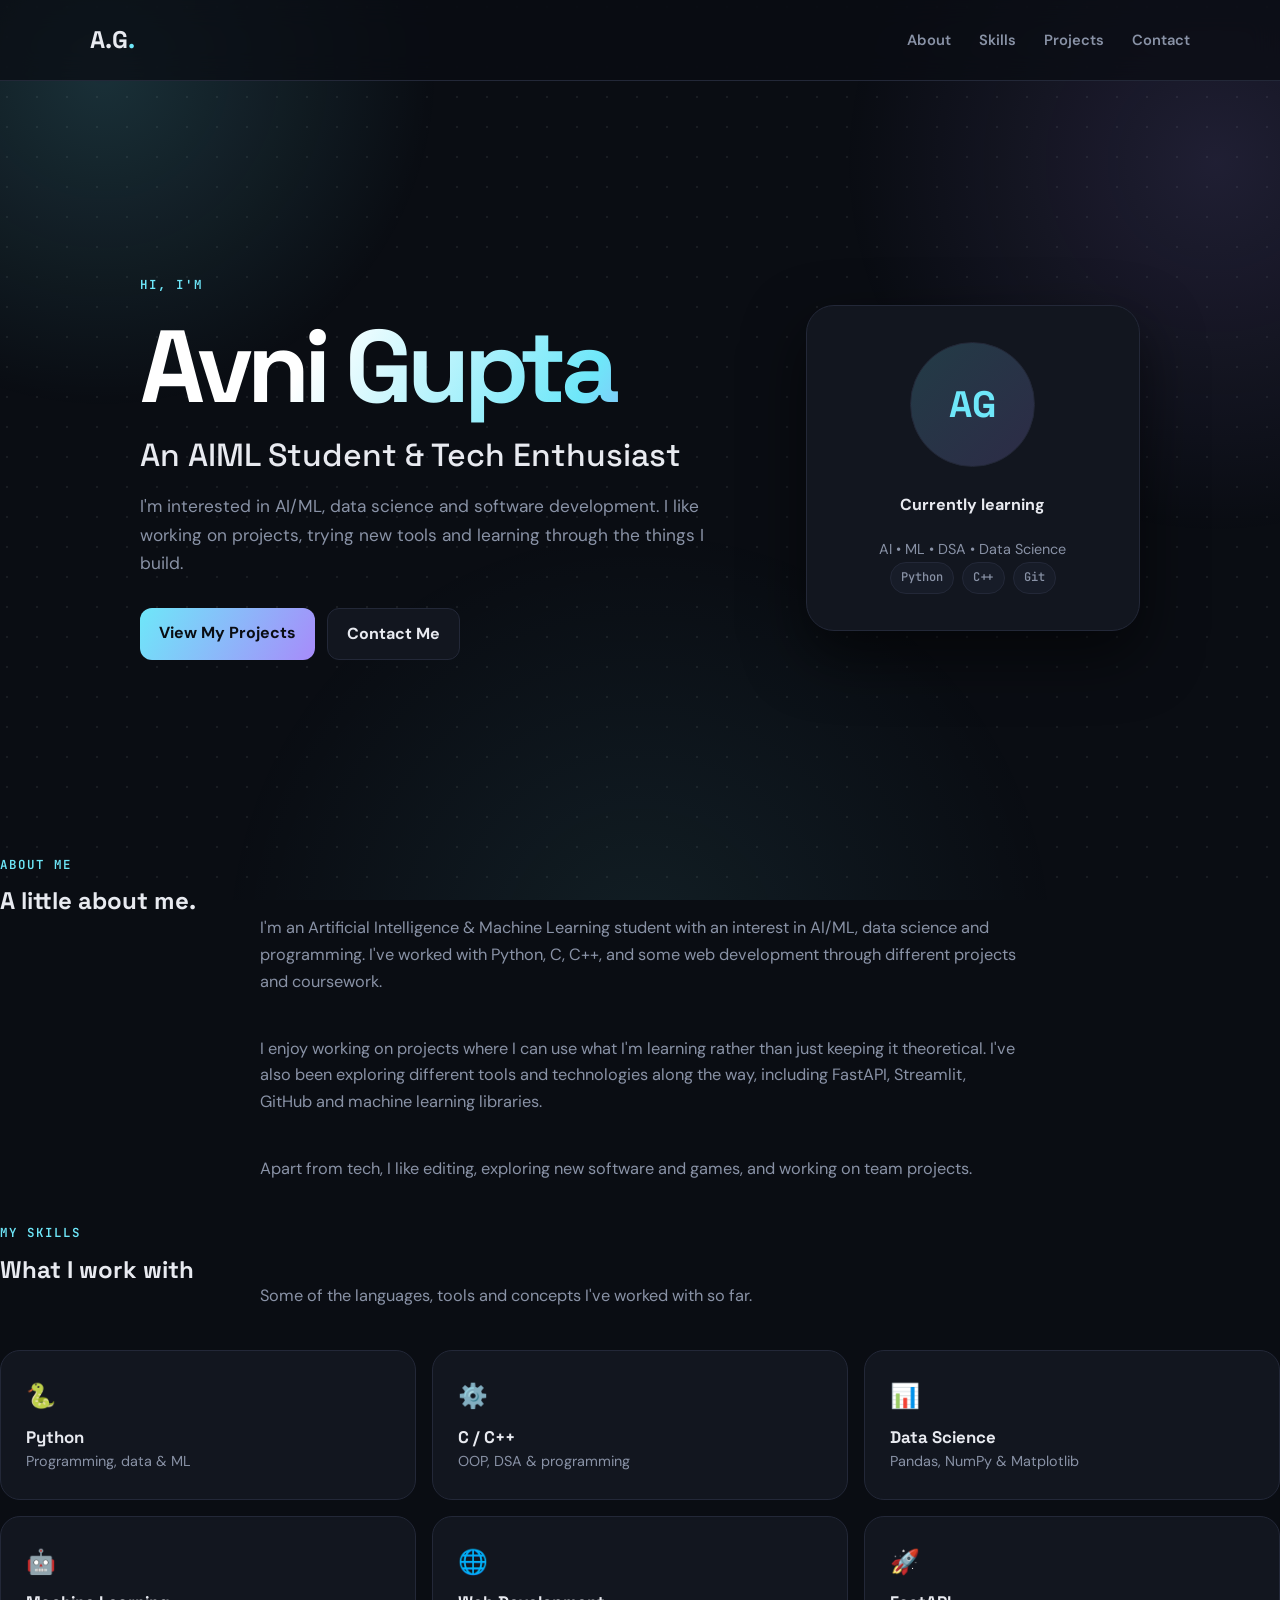
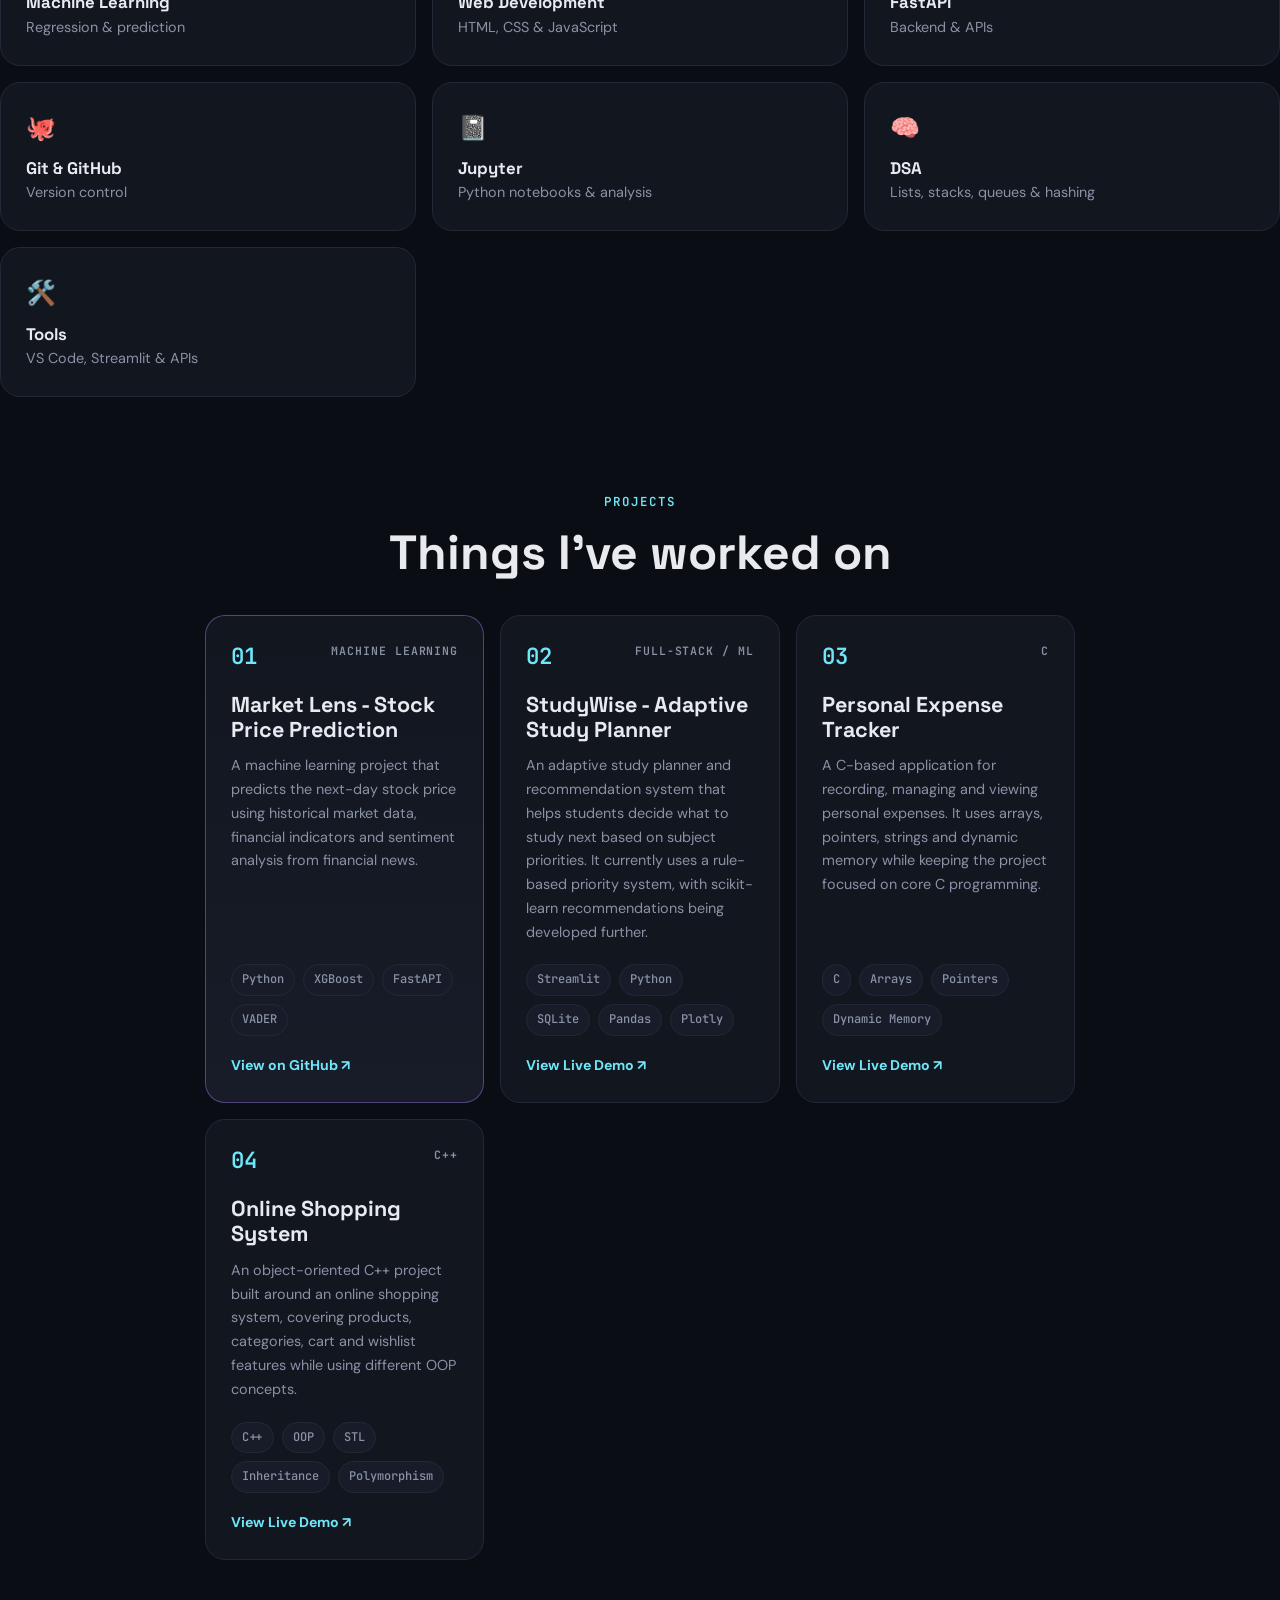
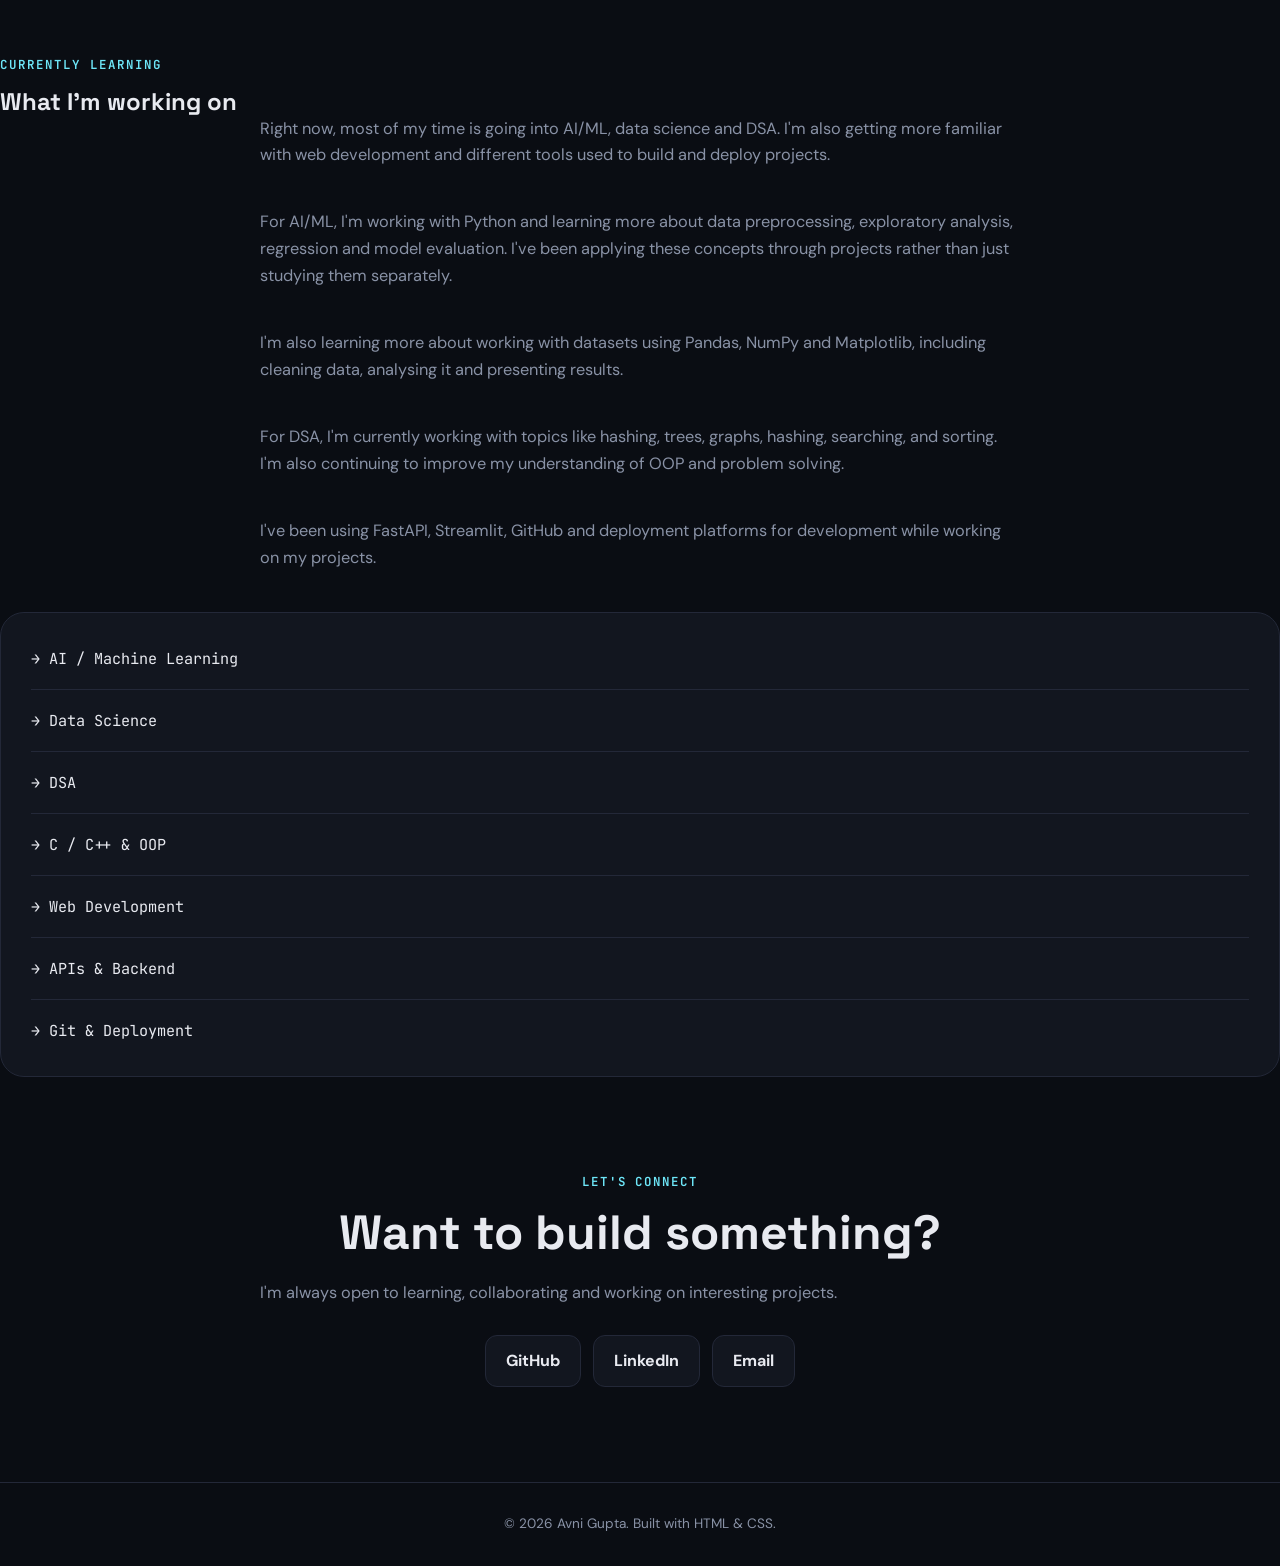
<file: index.html>
<!DOCTYPE html>
<html lang="en">
<head>
<meta charset="UTF-8">
<meta name="viewport" content="width=device-width, initial-scale=1.0">
<title>Avni Gupta — Portfolio</title>
<link rel="stylesheet" href="style.css">
</head>
<body>

  <header class="navbar">
    <div class="logo">A.G<span>.</span></div>
    <nav>
      <a href="#about">About</a>
      <a href="#skills">Skills</a>
      <a href="#projects">Projects</a>
      <a href="#contact">Contact</a>
    </nav>
  </header>

  <section class="hero">
    <div>
      <p class="eyebrow">Hi, I'm</p>
      <h1>Avni Gupta</h1>
      <h2>An AIML Student &amp; Tech Enthusiast</h2>
      <p class="intro">I'm interested in AI/ML, data science and software development. I like
  working on projects, trying new tools and learning through the things I build.</p>
      <div class="buttons">
        <a href="#projects" class="btn primary">View My Projects</a>
        <a href="#contact" class="btn secondary">Contact Me</a>
      </div>
    </div>
    <div class="hero-card">
      <div class="avatar">AG</div>
      <strong>Currently learning</strong>
      <p>AI • ML • DSA • Data Science </p>
      <div class="mini-tags">
        <span>Python</span><span>C++</span><span>Git</span>
      </div>
    </div>
  </section>

<!-- ABOUT -->

<p class="eyebrow">ABOUT ME</p>

<h2>A little about me.</h2>

<p class="section-text">
  I'm an Artificial Intelligence &amp; Machine Learning student with an
  interest in AI/ML, data science and programming. I've worked with Python,
  C, C++, and some web development through different projects and coursework.
</p>

<p class="section-text">
  I enjoy working on projects where I can use what I'm learning rather than
  just keeping it theoretical. I've also been exploring different tools and
  technologies along the way, including FastAPI, Streamlit, GitHub and
  machine learning libraries.
</p>

<p class="section-text">
  Apart from tech, I like editing, exploring new software and games, and
  working on team projects.
</p>

<!-- SKILLS -->

<p class="eyebrow">MY SKILLS</p>

<h2>What I work with</h2>

<p class="section-text">
  Some of the languages, tools and concepts I've worked with so far.
</p>

<div class="skills-grid">

  <div class="skill-card">
    <span>🐍</span>
    <h3>Python</h3>
    <p>Programming, data &amp; ML</p>
  </div>

  <div class="skill-card">
    <span>⚙️</span>
    <h3>C / C++</h3>
    <p>OOP, DSA &amp; programming</p>
  </div>

  <div class="skill-card">
    <span>📊</span>
    <h3>Data Science</h3>
    <p>Pandas, NumPy &amp; Matplotlib</p>
  </div>

  <div class="skill-card">
    <span>🤖</span>
    <h3>Machine Learning</h3>
    <p>Regression &amp; prediction</p>
  </div>

  <div class="skill-card">
    <span>🌐</span>
    <h3>Web Development</h3>
    <p>HTML, CSS &amp; JavaScript</p>
  </div>

  <div class="skill-card">
    <span>🚀</span>
    <h3>FastAPI</h3>
    <p>Backend &amp; APIs</p>
  </div>

  <div class="skill-card">
    <span>🐙</span>
    <h3>Git &amp; GitHub</h3>
    <p>Version control</p>
  </div>

  <div class="skill-card">
    <span>📓</span>
    <h3>Jupyter</h3>
    <p>Python notebooks &amp; analysis</p>
  </div>

  <div class="skill-card">
    <span>🧠</span>
    <h3>DSA</h3>
    <p>Lists, stacks, queues &amp; hashing</p>
  </div>

  <div class="skill-card">
    <span>🛠️</span>
    <h3>Tools</h3>
    <p>VS Code, Streamlit &amp; APIs</p>
  </div>

</div>

<!-- PROJECTS -->

<section class="section" id="projects">
  <p class="eyebrow">PROJECTS</p>
  <h2>Things I've worked on</h2>

  <div class="projects-grid">


<!-- PROJECT 01 -->

<div class="project-card featured">
  <div class="project-top">
    <span class="project-number">01</span>
    <span class="project-label">Machine Learning</span>
  </div>

  <h3>Market Lens - Stock Price Prediction</h3>

  <p>
    A machine learning project that predicts the next-day stock price
    using historical market data, financial indicators and sentiment
    analysis from financial news.
  </p>

  <div class="tags">
    <span>Python</span>
    <span>XGBoost</span>
    <span>FastAPI</span>
    <span>VADER</span>
  </div>

  <a href="https://github.com/jiit-summer-internship/StockPricePrediction_project"
     target="_blank"
     rel="noopener">
    View on GitHub ↗
  </a>
</div>


<!-- PROJECT 02 -->

<div class="project-card">
  <div class="project-top">
    <span class="project-number">02</span>
    <span class="project-label">Full-Stack / ML</span>
  </div>

  <h3>StudyWise - Adaptive Study Planner</h3>

  <p>
    An adaptive study planner and recommendation system that helps
    students decide what to study next based on subject priorities.
    It currently uses a rule-based priority system, with
    scikit-learn recommendations being developed further.
  </p>

  <div class="tags">
    <span>Streamlit</span>
    <span>Python</span>
    <span>SQLite</span>
    <span>Pandas</span>
    <span>Plotly</span>
  </div>

  <a href="https://studywise-zeta.vercel.app/"
     target="_blank"
     rel="noopener">
    View Live Demo ↗
  </a>
</div>


<!-- PROJECT 03 -->

<div class="project-card">
  <div class="project-top">
    <span class="project-number">03</span>
    <span class="project-label">C</span>
  </div>

  <h3>Personal Expense Tracker</h3>

  <p>
    A C-based application for recording, managing and viewing personal
    expenses. It uses arrays, pointers, strings and dynamic memory
    while keeping the project focused on core C programming.
  </p>

  <div class="tags">
    <span>C</span>
    <span>Arrays</span>
    <span>Pointers</span>
    <span>Dynamic Memory</span>
  </div>

  <a href="ledger.html"
     target="_blank"
     rel="noopener">
    View Live Demo ↗
  </a>
</div>


<!-- PROJECT 04 -->

<div class="project-card">
  <div class="project-top">
    <span class="project-number">04</span>
    <span class="project-label">C++</span>
  </div>

  <h3>Online Shopping System</h3>

  <p>
    An object-oriented C++ project built around an online shopping
    system, covering products, categories, cart and wishlist features
    while using different OOP concepts.
  </p>

  <div class="tags">
    <span>C++</span>
    <span>OOP</span>
    <span>STL</span>
    <span>Inheritance</span>
    <span>Polymorphism</span>
  </div>

  <a href="https://online-shopping-system-seven.vercel.app/"
     target="_blank"
     rel="noopener">
    View Live Demo ↗
  </a>
</div>

  </div>
</section>

<!-- CURRENTLY LEARNING -->

<p class="eyebrow">CURRENTLY LEARNING</p>

<h2>What I'm working on</h2>

<p class="section-text">
  Right now, most of my time is going into AI/ML, data science and DSA.
  I'm also getting more familiar with web development and different tools
  used to build and deploy projects.
</p>

<p class="section-text">
  For AI/ML, I'm working with Python and learning more about data
  preprocessing, exploratory analysis, regression and model evaluation.
  I've been applying these concepts through projects rather than just
  studying them separately.
</p>

<p class="section-text">
  I'm also learning more about working with datasets using Pandas, NumPy
  and Matplotlib, including cleaning data, analysing it and presenting
  results.
</p>

<p class="section-text">
  For DSA, I'm currently working with topics like hashing, trees, graphs, hashing, searching, and sorting. I'm also
  continuing to improve my understanding of OOP and problem solving.
</p>

<p class="section-text">
  I've been using FastAPI, Streamlit, GitHub
  and deployment platforms for development while working on my projects.
</p>

<div class="currently-list">
  <div>→ AI / Machine Learning</div>
  <div>→ Data Science</div>
  <div>→ DSA</div>
  <div>→ C / C++ &amp; OOP</div>
  <div>→ Web Development</div>
  <div>→ APIs &amp; Backend</div>
  <div>→ Git &amp; Deployment</div>
</div>

  <section class="section contact" id="contact">
    <p class="eyebrow">LET'S CONNECT</p>
    <h2>Want to build something?</h2>
    <p class="section-text">I'm always open to learning, collaborating and working on interesting projects.</p>
    <div class="contact-links">
      <a href="https://github.com/avnig309-dotcom" target="_blank" rel="noopener">GitHub</a>
      <a href="https://www.linkedin.com/in/avni-gupta-659b143b6/" target="_blank" rel="noopener">LinkedIn</a>
      <a href="mailto:avnig309@gmail.com">Email</a>
    </div>
  </section>

  <footer>© 2026 Avni Gupta. Built with HTML &amp; CSS.</footer>

</body>
</html>
</file>
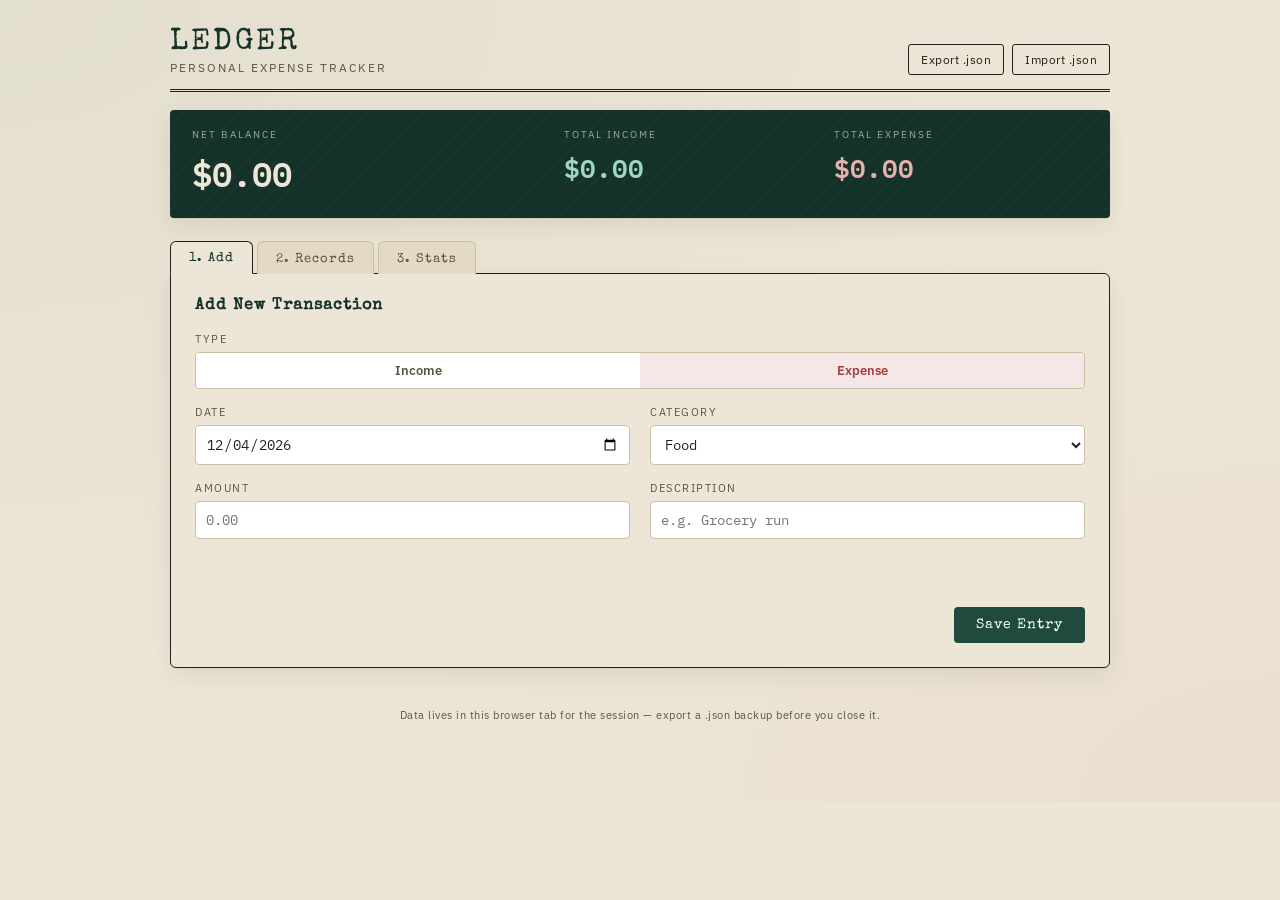
<file: ledger.html>
<!DOCTYPE html>
<html lang="en">
<head>
<meta charset="UTF-8">
<meta name="viewport" content="width=device-width, initial-scale=1.0">
<title>Ledger — Personal Expense Tracker</title>
<link rel="preconnect" href="https://fonts.googleapis.com">
<link href="https://fonts.googleapis.com/css2?family=Special+Elite&family=IBM+Plex+Sans:wght@400;500;600;700&family=IBM+Plex+Mono:wght@400;500;600;700&display=swap" rel="stylesheet">
<style>
  :root{
    --paper: #EDE6D6;
    --paper-dark: #E3D9C4;
    --paper-line: #C9BFA5;
    --ink: #22201B;
    --ink-soft: #5B5546;
    --green: #1F4A3D;
    --green-dark: #143229;
    --green-soft: #E4ECE7;
    --blue: #2E5C8A;
    --blue-soft: #E7EEF5;
    --red: #A83E3E;
    --red-soft: #F5E7E7;
    --gold: #B08D3E;
    --card-shadow: 0 1px 0 rgba(34,32,27,0.06), 0 8px 24px rgba(34,32,27,0.08);
  }

  *{ box-sizing: border-box; }

  html,body{
    margin:0; padding:0;
    background: var(--paper);
    color: var(--ink);
    font-family: 'IBM Plex Sans', sans-serif;
    -webkit-font-smoothing: antialiased;
  }

  body{
    background-image:
      radial-gradient(ellipse at top left, rgba(31,74,61,0.05), transparent 60%),
      radial-gradient(ellipse at bottom right, rgba(160,60,60,0.04), transparent 55%);
  }

  .display{ font-family: 'Special Elite', 'IBM Plex Mono', monospace; }
  .mono{ font-family: 'IBM Plex Mono', monospace; font-variant-numeric: tabular-nums; }

  /* ---------- Layout shell ---------- */
  .app{
    max-width: 980px;
    margin: 0 auto;
    padding: 28px 20px 80px;
  }

  /* ---------- Header / receipt ---------- */
  header.masthead{
    display:flex;
    justify-content: space-between;
    align-items: flex-end;
    border-bottom: 3px double var(--ink);
    padding-bottom: 14px;
    margin-bottom: 18px;
    flex-wrap: wrap;
    gap: 12px;
  }
  .masthead-title .stamp{
    font-family:'Special Elite', monospace;
    font-size: 30px;
    letter-spacing: 3px;
    color: var(--green-dark);
  }
  .masthead-title .sub{
    font-size: 12px;
    letter-spacing: 2px;
    text-transform: uppercase;
    color: var(--ink-soft);
    margin-top: 2px;
  }
  .masthead-actions{ display:flex; gap:8px; }
  .ghost-btn{
    font-family:'IBM Plex Sans', sans-serif;
    font-size: 12px;
    letter-spacing: 0.5px;
    background: transparent;
    border: 1px solid var(--ink);
    color: var(--ink);
    padding: 7px 12px;
    border-radius: 3px;
    cursor: pointer;
    transition: background .15s ease, color .15s ease;
  }
  .ghost-btn:hover{ background: var(--ink); color: var(--paper); }
  input[type="file"]{ display:none; }

  /* ---------- Balance receipt strip ---------- */
  .receipt{
    background: var(--green-dark);
    color: var(--paper);
    border-radius: 4px;
    padding: 18px 22px;
    display: grid;
    grid-template-columns: 1.4fr 1fr 1fr;
    gap: 16px;
    box-shadow: var(--card-shadow);
    position: relative;
    overflow: hidden;
  }
  .receipt::before{
    content:"";
    position:absolute; inset:0;
    background-image: repeating-linear-gradient(135deg, rgba(255,255,255,0.02) 0 2px, transparent 2px 10px);
    pointer-events:none;
  }
  .receipt .cell .k{
    font-size: 10px;
    letter-spacing: 2px;
    text-transform: uppercase;
    opacity: 0.65;
    margin-bottom: 6px;
  }
  .receipt .cell .v{
    font-size: 26px;
    font-weight: 600;
  }
  .receipt .cell.balance .v{ font-size: 34px; }
  .receipt .cell.income .v{ color: #9FD6BE; }
  .receipt .cell.expense .v{ color: #E8AFAF; }

  /* ---------- Tabs ---------- */
  nav.tabs{
    display:flex;
    gap: 4px;
    margin: 22px 0 0;
  }
  nav.tabs button{
    font-family: 'Special Elite', monospace;
    font-size: 13px;
    letter-spacing: 1px;
    background: var(--paper-dark);
    border: 1px solid var(--paper-line);
    border-bottom: none;
    color: var(--ink-soft);
    padding: 10px 18px 8px;
    border-radius: 6px 6px 0 0;
    cursor: pointer;
    position: relative;
    top: 1px;
  }
  nav.tabs button.active{
    background: var(--paper);
    color: var(--green-dark);
    border-color: var(--ink);
    border-bottom: 1px solid var(--paper);
  }

  .panel{
    background: var(--paper);
    border: 1px solid var(--ink);
    border-radius: 0 6px 6px 6px;
    padding: 24px;
    box-shadow: var(--card-shadow);
  }

  h2.panel-title{
    font-family:'Special Elite', monospace;
    font-size: 16px;
    letter-spacing: 1px;
    margin: 0 0 18px;
    color: var(--green-dark);
  }

  /* ---------- Form ---------- */
  .form-grid{
    display:grid;
    grid-template-columns: repeat(2, 1fr);
    gap: 16px 20px;
  }
  .field{ display:flex; flex-direction:column; gap:6px; }
  .field.full{ grid-column: 1 / -1; }
  .field label{
    font-size: 11px;
    letter-spacing: 1.5px;
    text-transform: uppercase;
    color: var(--ink-soft);
  }
  .field input, .field select{
    font-family: 'IBM Plex Mono', monospace;
    font-size: 14px;
    padding: 9px 10px;
    background: #fff;
    border: 1px solid var(--paper-line);
    border-radius: 4px;
    color: var(--ink);
  }
  .field input:focus, .field select:focus{
    outline: 2px solid var(--green);
    outline-offset: 1px;
    border-color: var(--green);
  }
  .type-toggle{
    display:flex;
    border: 1px solid var(--paper-line);
    border-radius: 4px;
    overflow: hidden;
  }
  .type-toggle button{
    flex:1;
    padding: 9px 10px;
    font-family:'IBM Plex Sans';
    font-size: 13px;
    font-weight: 600;
    border: none;
    background: #fff;
    color: var(--ink-soft);
    cursor: pointer;
  }
  .type-toggle button.on.income{ background: var(--blue-soft); color: var(--blue); }
  .type-toggle button.on.expense{ background: var(--red-soft); color: var(--red); }

  .submit-row{ display:flex; justify-content: flex-end; margin-top: 20px; }
  .primary-btn{
    font-family: 'Special Elite', monospace;
    font-size: 14px;
    letter-spacing: 1px;
    background: var(--green);
    color: #fff;
    border: none;
    padding: 11px 22px;
    border-radius: 4px;
    cursor: pointer;
  }
  .primary-btn:hover{ background: var(--green-dark); }
  .error-msg{
    font-size: 12px;
    color: var(--red);
    margin-top: 10px;
    min-height: 14px;
  }
  .toast{
    font-size: 12px;
    color: var(--green-dark);
    margin-top: 10px;
    min-height: 14px;
  }

  /* ---------- Records ---------- */
  .filters{
    display:flex;
    gap: 10px;
    flex-wrap: wrap;
    margin-bottom: 16px;
  }
  .filters input, .filters select{
    font-family: 'IBM Plex Mono', monospace;
    font-size: 13px;
    padding: 7px 9px;
    border: 1px solid var(--paper-line);
    border-radius: 4px;
    background: #fff;
  }
  .filters .search{ flex: 1; min-width: 160px; }

  .ledger-sheet{
    background:
      linear-gradient(var(--paper) 0, var(--paper) 100%),
      repeating-linear-gradient(transparent 0, transparent 38px, var(--paper-line) 39px);
    border-left: 2px solid var(--red);
    padding-left: 14px;
    position: relative;
  }
  table.ledger{
    width: 100%;
    border-collapse: collapse;
  }
  table.ledger thead th{
    text-align: left;
    font-size: 10px;
    letter-spacing: 1.5px;
    text-transform: uppercase;
    color: var(--ink-soft);
    padding: 8px 8px;
    border-bottom: 1px solid var(--ink);
  }
  table.ledger tbody td{
    padding: 9px 8px;
    font-size: 13px;
    height: 20px;
    vertical-align: middle;
  }
  table.ledger tbody tr{ height: 39px; }
  table.ledger td.amt{ text-align: right; }
  .pill{
    display:inline-block;
    font-size: 10px;
    letter-spacing: 0.5px;
    padding: 2px 8px;
    border-radius: 10px;
    font-weight: 600;
  }
  .pill.income{ background: var(--blue-soft); color: var(--blue); }
  .pill.expense{ background: var(--red-soft); color: var(--red); }
  .row-actions{ display:flex; gap:6px; }
  .icon-btn{
    border:none; background: transparent;
    cursor:pointer; font-size: 13px;
    color: var(--ink-soft);
    padding: 2px 5px;
    border-radius: 3px;
  }
  .icon-btn:hover{ background: var(--paper-dark); color: var(--ink); }
  .empty-state{
    text-align:center;
    padding: 40px 10px;
    color: var(--ink-soft);
    font-family: 'Special Elite', monospace;
    font-size: 13px;
  }

  /* ---------- Stats ---------- */
  .stat-summary{
    display:grid;
    grid-template-columns: repeat(3,1fr);
    gap: 14px;
    margin-bottom: 26px;
  }
  .stat-card{
    border: 1px solid var(--paper-line);
    border-radius: 5px;
    padding: 14px 16px;
    background: var(--paper-dark);
  }
  .stat-card .k{ font-size: 10px; letter-spacing:1.5px; text-transform:uppercase; color: var(--ink-soft); }
  .stat-card .v{ font-size: 20px; font-weight: 700; margin-top: 4px; }
  .stat-card.income .v{ color: var(--blue); }
  .stat-card.expense .v{ color: var(--red); }

  .bar-row{ margin-bottom: 14px; }
  .bar-row .bar-label{
    display:flex; justify-content: space-between;
    font-size: 12px; margin-bottom: 5px;
  }
  .bar-track{
    height: 14px;
    background: var(--paper-dark);
    border: 1px solid var(--paper-line);
    border-radius: 3px;
    overflow: hidden;
  }
  .bar-fill{
    height: 100%;
    background: repeating-linear-gradient(45deg, var(--green), var(--green) 6px, var(--green-dark) 6px, var(--green-dark) 12px);
  }

  /* ---------- Modal ---------- */
  .modal-backdrop{
    position: fixed; inset:0;
    background: rgba(34,32,27,0.45);
    display:flex; align-items:center; justify-content:center;
    z-index: 50;
  }
  .modal{
    background: var(--paper);
    border: 1px solid var(--ink);
    border-radius: 6px;
    padding: 22px;
    width: 90%;
    max-width: 420px;
    box-shadow: var(--card-shadow);
  }
  .modal h3{ font-family:'Special Elite', monospace; margin: 0 0 14px; font-size: 15px; }
  .modal .modal-actions{ display:flex; justify-content:flex-end; gap:10px; margin-top: 18px; }
  .text-btn{ background:none; border:none; cursor:pointer; font-size:13px; color: var(--ink-soft); }
  .danger-btn{
    background: var(--red); color:#fff; border:none;
    padding: 9px 16px; border-radius:4px; cursor:pointer; font-size: 13px;
  }

  footer.foot{
    text-align:center;
    margin-top: 40px;
    font-size: 11px;
    color: var(--ink-soft);
    letter-spacing: 0.5px;
  }

  @media (max-width: 640px){
    .form-grid{ grid-template-columns: 1fr; }
    .receipt{ grid-template-columns: 1fr; }
    .stat-summary{ grid-template-columns: 1fr; }
    table.ledger thead{ display:none; }
    table.ledger, table.ledger tbody, table.ledger tr, table.ledger td{ display:block; width:100%; }
    table.ledger tbody tr{ height:auto; border-bottom:1px solid var(--paper-line); padding: 8px 0; }
    table.ledger td.amt{ text-align:left; }
  }

  :focus-visible{ outline: 2px solid var(--green); outline-offset: 2px; }
</style>
</head>
<body>

<div class="app">

  <header class="masthead">
    <div class="masthead-title">
      <div class="stamp">LEDGER</div>
      <div class="sub">Personal Expense Tracker</div>
    </div>
    <div class="masthead-actions">
      <button class="ghost-btn" id="exportBtn">Export .json</button>
      <label class="ghost-btn" for="importInput" style="display:inline-block;">Import .json</label>
      <input type="file" id="importInput" accept="application/json">
    </div>
  </header>

  <section class="receipt">
    <div class="cell balance">
      <div class="k">Net Balance</div>
      <div class="v mono" id="netBalance">$0.00</div>
    </div>
    <div class="cell income">
      <div class="k">Total Income</div>
      <div class="v mono" id="totalIncome">$0.00</div>
    </div>
    <div class="cell expense">
      <div class="k">Total Expense</div>
      <div class="v mono" id="totalExpense">$0.00</div>
    </div>
  </section>

  <nav class="tabs">
    <button data-tab="add" class="active">1. Add</button>
    <button data-tab="records">2. Records</button>
    <button data-tab="stats">3. Stats</button>
  </nav>

  <!-- ADD PANEL -->
  <section class="panel" id="panel-add">
    <h2 class="panel-title">Add New Transaction</h2>
    <form id="entryForm">
      <div class="form-grid">
        <div class="field full">
          <label>Type</label>
          <div class="type-toggle">
            <button type="button" data-type="Income" id="typeIncomeBtn">Income</button>
            <button type="button" data-type="Expense" id="typeExpenseBtn">Expense</button>
          </div>
        </div>
        <div class="field">
          <label>Date</label>
          <input type="date" id="dateInput">
        </div>
        <div class="field">
          <label>Category</label>
          <select id="categoryInput"></select>
        </div>
        <div class="field">
          <label>Amount</label>
          <input type="number" id="amountInput" step="0.01" min="0" placeholder="0.00">
        </div>
        <div class="field">
          <label>Description</label>
          <input type="text" id="descInput" maxlength="50" placeholder="e.g. Grocery run">
        </div>
      </div>
      <div class="error-msg" id="formError"></div>
      <div class="toast" id="formToast"></div>
      <div class="submit-row">
        <button type="submit" class="primary-btn">Save Entry</button>
      </div>
    </form>
  </section>

  <!-- RECORDS PANEL -->
  <section class="panel" id="panel-records" style="display:none;">
    <h2 class="panel-title">All Records</h2>
    <div class="filters">
      <input type="text" class="search" id="searchInput" placeholder="Search description or category…">
      <select id="filterType">
        <option value="">All types</option>
        <option value="Income">Income</option>
        <option value="Expense">Expense</option>
      </select>
      <input type="date" id="filterFrom" title="From date">
      <input type="date" id="filterTo" title="To date">
    </div>
    <div class="ledger-sheet">
      <table class="ledger">
        <thead>
          <tr>
            <th>Date</th><th>Type</th><th>Category</th><th>Description</th>
            <th style="text-align:right;">Amount</th><th style="text-align:right;">Balance</th><th></th>
          </tr>
        </thead>
        <tbody id="recordsBody"></tbody>
      </table>
      <div class="empty-state" id="emptyState" style="display:none;">— no records yet —</div>
    </div>
  </section>

  <!-- STATS PANEL -->
  <section class="panel" id="panel-stats" style="display:none;">
    <h2 class="panel-title">Financial Statistics</h2>
    <div class="stat-summary">
      <div class="stat-card income">
        <div class="k">Income</div>
        <div class="v mono" id="statIncome">$0.00</div>
      </div>
      <div class="stat-card expense">
        <div class="k">Expense</div>
        <div class="v mono" id="statExpense">$0.00</div>
      </div>
      <div class="stat-card">
        <div class="k">Net Balance</div>
        <div class="v mono" id="statNet">$0.00</div>
      </div>
    </div>
    <h2 class="panel-title" style="font-size:13px;">Spending Breakdown by Category</h2>
    <div id="breakdown"></div>
    <div class="empty-state" id="statsEmpty" style="display:none;">— add an expense to see a breakdown —</div>
  </section>

  <footer class="foot">Data lives in this browser tab for the session — export a .json backup before you close it.</footer>
</div>

<!-- Delete confirmation modal -->
<div class="modal-backdrop" id="modalBackdrop" style="display:none;">
  <div class="modal">
    <h3>Delete this entry?</h3>
    <p style="font-size:13px; color: var(--ink-soft);" id="modalText"></p>
    <div class="modal-actions">
      <button class="text-btn" id="modalCancel">Cancel</button>
      <button class="danger-btn" id="modalConfirm">Delete</button>
    </div>
  </div>
</div>

<script>
(function(){
  const CATEGORIES = ["Food","Travel","Rent","Bills","Entertainment","Salary","Other"];

  // in-memory store, mirrors the struct in the original C program
  // { id, date: 'YYYY-MM-DD', type: 'Income'|'Expense', category, amount, description }
  let expenses = [];
  let nextId = 1;
  let currentType = "Expense";
  let editingId = null;
  let pendingDeleteId = null;

  const $ = (sel) => document.querySelector(sel);
  const fmt = (n) => "$" + Number(n || 0).toLocaleString(undefined, {minimumFractionDigits:2, maximumFractionDigits:2});

  // ---- populate category select ----
  const categorySelect = $("#categoryInput");
  CATEGORIES.forEach(c => {
    const opt = document.createElement("option");
    opt.value = c; opt.textContent = c;
    categorySelect.appendChild(opt);
  });

  // ---- tabs ----
  document.querySelectorAll("nav.tabs button").forEach(btn => {
    btn.addEventListener("click", () => {
      document.querySelectorAll("nav.tabs button").forEach(b => b.classList.remove("active"));
      btn.classList.add("active");
      ["add","records","stats"].forEach(name => {
        $("#panel-" + name).style.display = (name === btn.dataset.tab) ? "block" : "none";
      });
      if (btn.dataset.tab === "records") renderRecords();
      if (btn.dataset.tab === "stats") renderStats();
    });
  });

  // ---- type toggle ----
  function setType(t){
    currentType = t;
    $("#typeIncomeBtn").classList.toggle("on", t === "Income");
    $("#typeIncomeBtn").classList.toggle("income", t === "Income");
    $("#typeExpenseBtn").classList.toggle("on", t === "Expense");
    $("#typeExpenseBtn").classList.toggle("expense", t === "Expense");
  }
  $("#typeIncomeBtn").addEventListener("click", () => setType("Income"));
  $("#typeExpenseBtn").addEventListener("click", () => setType("Expense"));
  setType("Expense");

  // default date = today
  $("#dateInput").value = new Date().toISOString().slice(0,10);

  // ---- add / edit submit ----
  $("#entryForm").addEventListener("submit", (e) => {
    e.preventDefault();
    const dateVal = $("#dateInput").value;
    const category = $("#categoryInput").value;
    const amount = parseFloat($("#amountInput").value);
    const description = $("#descInput").value.trim();
    const errorEl = $("#formError");
    const toastEl = $("#formToast");
    errorEl.textContent = ""; toastEl.textContent = "";

    if (!dateVal){ errorEl.textContent = "Pick a date."; return; }
    if (isNaN(amount) || amount <= 0){ errorEl.textContent = "Enter an amount greater than 0."; return; }
    if (!description){ errorEl.textContent = "Add a short description."; return; }

    if (editingId !== null){
      const rec = expenses.find(x => x.id === editingId);
      Object.assign(rec, { date: dateVal, type: currentType, category, amount, description });
      toastEl.textContent = ">> Updated successfully!";
      editingId = null;
      $(".primary-btn").textContent = "Save Entry";
    } else {
      expenses.push({ id: nextId++, date: dateVal, type: currentType, category, amount, description });
      toastEl.textContent = ">> Success! Entry saved.";
    }

    e.target.reset();
    $("#dateInput").value = new Date().toISOString().slice(0,10);
    setType("Expense");
    renderReceipt();
  });

  // ---- filters ----
  ["searchInput","filterType","filterFrom","filterTo"].forEach(id => {
    $("#" + id).addEventListener("input", renderRecords);
  });

  function filteredExpenses(){
    const q = $("#searchInput").value.trim().toLowerCase();
    const type = $("#filterType").value;
    const from = $("#filterFrom").value;
    const to = $("#filterTo").value;
    return expenses
      .slice()
      .sort((a,b) => a.date.localeCompare(b.date) || a.id - b.id)
      .filter(x => {
        if (type && x.type !== type) return false;
        if (from && x.date < from) return false;
        if (to && x.date > to) return false;
        if (q && !(x.description.toLowerCase().includes(q) || x.category.toLowerCase().includes(q))) return false;
        return true;
      });
  }

  // ---- render records (with running balance, ledger style) ----
  function renderRecords(){
    const rows = filteredExpenses();
    const tbody = $("#recordsBody");
    tbody.innerHTML = "";
    $("#emptyState").style.display = rows.length ? "none" : "block";

    let running = 0;
    // running balance should reflect chronological order regardless of filter,
    // so compute against the full sorted list, then only print filtered rows
    const fullSorted = expenses.slice().sort((a,b) => a.date.localeCompare(b.date) || a.id - b.id);
    const runningMap = new Map();
    fullSorted.forEach(x => {
      running += (x.type === "Income" ? x.amount : -x.amount);
      runningMap.set(x.id, running);
    });

    rows.forEach(rec => {
      const tr = document.createElement("tr");
      const bal = runningMap.get(rec.id);
      tr.innerHTML = `
        <td class="mono">${rec.date}</td>
        <td><span class="pill ${rec.type.toLowerCase()}">${rec.type}</span></td>
        <td>${escapeHtml(rec.category)}</td>
        <td>${escapeHtml(rec.description)}</td>
        <td class="amt mono">${rec.type === "Income" ? "+" : "−"}${fmt(rec.amount)}</td>
        <td class="amt mono">${fmt(bal)}</td>
        <td>
          <div class="row-actions">
            <button class="icon-btn" data-edit="${rec.id}" title="Edit">✎</button>
            <button class="icon-btn" data-del="${rec.id}" title="Delete">🗑</button>
          </div>
        </td>`;
      tbody.appendChild(tr);
    });

    tbody.querySelectorAll("[data-edit]").forEach(b => b.addEventListener("click", () => startEdit(+b.dataset.edit)));
    tbody.querySelectorAll("[data-del]").forEach(b => b.addEventListener("click", () => confirmDelete(+b.dataset.del)));
  }

  function escapeHtml(s){
    return s.replace(/[&<>"']/g, c => ({"&":"&amp;","<":"&lt;",">":"&gt;",'"':"&quot;","'":"&#39;"}[c]));
  }

  function startEdit(id){
    const rec = expenses.find(x => x.id === id);
    if (!rec) return;
    editingId = id;
    $("#dateInput").value = rec.date;
    $("#categoryInput").value = rec.category;
    $("#amountInput").value = rec.amount;
    $("#descInput").value = rec.description;
    setType(rec.type);
    $(".primary-btn").textContent = "Update Entry";
    document.querySelector('nav.tabs button[data-tab="add"]').click();
  }

  function confirmDelete(id){
    const rec = expenses.find(x => x.id === id);
    if (!rec) return;
    pendingDeleteId = id;
    $("#modalText").textContent = `${rec.date} · ${rec.description} · ${fmt(rec.amount)}`;
    $("#modalBackdrop").style.display = "flex";
  }
  $("#modalCancel").addEventListener("click", () => { $("#modalBackdrop").style.display = "none"; pendingDeleteId = null; });
  $("#modalConfirm").addEventListener("click", () => {
    expenses = expenses.filter(x => x.id !== pendingDeleteId);
    $("#modalBackdrop").style.display = "none";
    pendingDeleteId = null;
    renderRecords();
    renderReceipt();
  });

  // ---- receipt (top strip) ----
  function totals(){
    let income = 0, expense = 0;
    expenses.forEach(x => x.type === "Income" ? income += x.amount : expense += x.amount);
    return { income, expense, net: income - expense };
  }
  function renderReceipt(){
    const { income, expense, net } = totals();
    $("#totalIncome").textContent = fmt(income);
    $("#totalExpense").textContent = fmt(expense);
    $("#netBalance").textContent = fmt(net);
  }

  // ---- stats panel ----
  function renderStats(){
    const { income, expense, net } = totals();
    $("#statIncome").textContent = fmt(income);
    $("#statExpense").textContent = fmt(expense);
    $("#statNet").textContent = fmt(net);

    const breakdown = $("#breakdown");
    breakdown.innerHTML = "";
    if (expense <= 0){
      $("#statsEmpty").style.display = "block";
      return;
    }
    $("#statsEmpty").style.display = "none";

    const byCategory = {};
    expenses.filter(x => x.type === "Expense").forEach(x => {
      byCategory[x.category] = (byCategory[x.category] || 0) + x.amount;
    });
    Object.entries(byCategory)
      .sort((a,b) => b[1]-a[1])
      .forEach(([cat, total]) => {
        const pct = (total / expense) * 100;
        const row = document.createElement("div");
        row.className = "bar-row";
        row.innerHTML = `
          <div class="bar-label">
            <span>${escapeHtml(cat)}</span>
            <span class="mono">${fmt(total)} · ${pct.toFixed(1)}%</span>
          </div>
          <div class="bar-track"><div class="bar-fill" style="width:${pct.toFixed(1)}%"></div></div>`;
        breakdown.appendChild(row);
      });
  }

  // ---- export / import (stands in for saveData()/loadData() from the C version) ----
  $("#exportBtn").addEventListener("click", () => {
    const blob = new Blob([JSON.stringify({ expenses, nextId }, null, 2)], { type: "application/json" });
    const url = URL.createObjectURL(blob);
    const a = document.createElement("a");
    a.href = url;
    a.download = "ledger-data.json";
    a.click();
    URL.revokeObjectURL(url);
  });
  $("#importInput").addEventListener("change", (e) => {
    const file = e.target.files[0];
    if (!file) return;
    const reader = new FileReader();
    reader.onload = () => {
      try{
        const data = JSON.parse(reader.result);
        if (Array.isArray(data.expenses)){
          expenses = data.expenses;
          nextId = data.nextId || (Math.max(0, ...expenses.map(x => x.id)) + 1);
          renderReceipt(); renderRecords(); renderStats();
        }
      } catch(err){ alert("That file doesn't look like a valid ledger export."); }
    };
    reader.readAsText(file);
    e.target.value = "";
  });

  renderReceipt();
})();
</script>
</body>
</html>
</file>
<file: style.css>
@import url('https://fonts.googleapis.com/css2?family=DM+Sans:wght@400;500;600;700&family=Space+Grotesk:wght@500;600;700&family=JetBrains+Mono:wght@500;600&display=swap');

:root {
  --bg: #0a0d13;
  --surface: #12161f;
  --surface-2: #171c28;
  --text: #e8eaf0;
  --muted: #8992a6;
  --accent: #6ee7f9;
  --accent-2: #a78bfa;
  --border: #232838;
  --shadow: 0 24px 60px rgba(0, 0, 0, .55);
  --mono: "JetBrains Mono", monospace;
}

* { box-sizing: border-box; margin: 0; padding: 0; }
html { scroll-behavior: smooth; }

body {
  font-family: "DM Sans", sans-serif;
  color: var(--text);
  background: var(--bg);
  line-height: 1.65;
  position: relative;
  overflow-x: hidden;
}

/* ---- graphic background: node-grid + soft glow field ---- */
body::before {
  content: "";
  position: fixed;
  inset: 0;
  z-index: -2;
  background-image: radial-gradient(rgba(232, 234, 240, .07) 1px, transparent 1px);
  background-size: 30px 30px;
  background-position: -8px -8px;
}
body::after {
  content: "";
  position: fixed;
  inset: 0;
  z-index: -1;
  background:
    radial-gradient(560px circle at 8% 8%, rgba(110, 231, 249, .16), transparent 60%),
    radial-gradient(620px circle at 95% 18%, rgba(167, 139, 250, .14), transparent 60%),
    radial-gradient(700px circle at 50% 105%, rgba(110, 231, 249, .08), transparent 60%);
}

a { color: inherit; text-decoration: none; }

.navbar {
  position: sticky;
  top: 0;
  z-index: 10;
  display: flex;
  justify-content: space-between;
  align-items: center;
  padding: 20px 7%;
  background: rgba(10, 13, 19, .75);
  backdrop-filter: blur(14px);
  border-bottom: 1px solid var(--border);
}
.logo {
  font-family: "Space Grotesk", sans-serif;
  font-size: 1.5rem;
  font-weight: 700;
}
.logo span { color: var(--accent); }
nav { display: flex; gap: 28px; }
nav a { color: var(--muted); font-weight: 600; font-size: .92rem; transition: color .2s; }
nav a:hover { color: var(--accent); }

.hero {
  min-height: 86vh;
  max-width: 1180px;
  margin: auto;
  padding: 90px 7%;
  display: grid;
  grid-template-columns: 1.4fr .8fr;
  align-items: center;
  gap: 80px;
}
.eyebrow {
  font-family: var(--mono);
  color: var(--accent);
  letter-spacing: .16em;
  font-size: .78rem;
  font-weight: 600;
  margin-bottom: 12px;
  text-transform: uppercase;
}
h1, h2, h3 { font-family: "Space Grotesk", sans-serif; line-height: 1.15; }
h1 {
  font-size: clamp(3.4rem, 8vw, 6.5rem);
  letter-spacing: -.06em;
  background: linear-gradient(120deg, #fff 30%, var(--accent) 75%, var(--accent-2) 100%);
  -webkit-background-clip: text;
  background-clip: text;
  color: transparent;
}
.hero h2 { font-size: clamp(1.3rem, 2.5vw, 2rem); margin: 12px 0 18px; color: var(--text); font-weight: 500; }
.intro { max-width: 650px; color: var(--muted); font-size: 1.08rem; }
.buttons { display: flex; gap: 12px; margin-top: 30px; flex-wrap: wrap; }
.btn {
  padding: 12px 19px;
  border-radius: 12px;
  font-weight: 700;
  transition: .2s;
  display: inline-block;
}
.btn:hover { transform: translateY(-2px); }
.primary { background: linear-gradient(120deg, var(--accent), var(--accent-2)); color: #0a0d13; }
.primary:hover { box-shadow: 0 10px 30px rgba(110, 231, 249, .25); }
.secondary { border: 1px solid var(--border); background: var(--surface); color: var(--text); }
.secondary:hover { border-color: var(--accent); color: var(--accent); }

.hero-card {
  background: var(--surface);
  border: 1px solid var(--border);
  border-radius: 28px;
  padding: 36px;
  box-shadow: var(--shadow);
  text-align: center;
}
.avatar {
  width: 125px;
  height: 125px;
  margin: 0 auto 25px;
  border-radius: 50%;
  display: grid;
  place-items: center;
  background: linear-gradient(135deg, rgba(110, 231, 249, .18), rgba(167, 139, 250, .18));
  border: 1px solid var(--border);
  color: var(--accent);
  font: 700 2.3rem "Space Grotesk";
}
.hero-card p { color: var(--muted); font-size: .9rem; }
.hero-card strong { display: block; margin: 5px 0 20px; color: var(--text); }
.mini-tags, .tags { display: flex; flex-wrap: wrap; gap: 8px; }
.mini-tags { justify-content: center; }
.mini-tags span, .tags span {
  font-family: var(--mono);
  background: var(--surface-2);
  border: 1px solid var(--border);
  color: var(--muted);
  padding: 5px 10px;
  border-radius: 999px;
  font-size: .75rem;
  font-weight: 500;
}

/* Sections & Headings Centering */
.section {
  max-width: 1050px;
  margin: auto;
  padding: 95px 7%;
  text-align: center; /* Centers eyebrows and section headings */
}
.section h2 { font-size: clamp(2rem, 4vw, 3rem); margin-bottom: 20px; }
.section-text { 
  color: var(--muted); 
  max-width: 760px; 
  font-size: 1.02rem; 
  margin: 0 auto 40px auto; /* Centered block text with spacing below */
  text-align: left; /* Maintains natural reading for long paragraph blocks */
}

/* Grids Setup */
.skills-grid, .projects-grid {
  display: grid;
  grid-template-columns: repeat(3, 1fr);
  gap: 16px;
  margin-top: 35px;
  text-align: left;
}
.skill-card, .project-card {
  background: var(--surface);
  border: 1px solid var(--border);
  border-radius: 20px;
  padding: 25px;
  transition: .25s;
}
.skill-card:hover, .project-card:hover {
  transform: translateY(-5px);
  border-color: rgba(110, 231, 249, .35);
  box-shadow: var(--shadow);
}
.skill-card span { font-size: 1.5rem; }
.skill-card h3 { margin: 12px 0 3px; font-size: 1.05rem; }
.skill-card p, .project-card p { color: var(--muted); font-size: .9rem; }

.project-card { min-height: 290px; display: flex; flex-direction: column; }
.project-card.featured {
  border-color: rgba(167, 139, 250, .4);
  background: linear-gradient(180deg, var(--surface) 0%, var(--surface-2) 100%);
}
.project-top { display: flex; justify-content: space-between; margin-bottom: 22px; }
.project-number { font: 600 1.4rem var(--mono); color: var(--accent); }
.project-label {
  font-family: var(--mono);
  color: var(--muted);
  font-size: .72rem;
  font-weight: 600;
  text-transform: uppercase;
  letter-spacing: .08em;
}
.project-card h3 { font-size: 1.35rem; margin-bottom: 12px; }
.project-card .tags { margin-top: auto; padding-top: 20px; }
.project-card a {
  color: var(--accent);
  font-weight: 700;
  font-size: .88rem;
  margin-top: 18px;
}
.project-card a:hover { color: var(--accent-2); }

/* Stacked Layout & Padded List for Currently Learning */
.currently {
  display: flex;
  flex-direction: column;
  gap: 30px;
  max-width: 800px;
  margin: 0 auto;
}
.currently-list {
  background: var(--surface);
  border: 1px solid var(--border);
  color: var(--text);
  border-radius: 24px;
  padding: 15px 30px;
  text-align: left;
}
.currently-list div {
  padding: 18px 0; /* Expanded spacing between items */
  border-bottom: 1px solid var(--border);
  font-family: var(--mono);
  font-size: .95rem;
}
.currently-list div:last-child { border: 0; }

.contact { text-align: center; }
.contact .section-text { margin: 0 auto; }
.contact-links { display: flex; justify-content: center; gap: 12px; margin-top: 28px; flex-wrap: wrap; }
.contact-links a {
  padding: 12px 20px;
  background: var(--surface);
  border: 1px solid var(--border);
  border-radius: 12px;
  font-weight: 700;
}
.contact-links a:hover { border-color: var(--accent); color: var(--accent); }

footer {
  text-align: center;
  padding: 30px 7%;
  color: var(--muted);
  border-top: 1px solid var(--border);
  font-size: .85rem;
}

@media (max-width: 800px) {
  .navbar { padding: 16px 5%; }
  nav { gap: 15px; }
  nav a:nth-child(2) { display: none; }
  .hero { grid-template-columns: 1fr; padding-top: 65px; gap: 45px; }
  .skills-grid, .projects-grid { grid-template-columns: 1fr 1fr; }
}
@media (max-width: 520px) {
  .skills-grid, .projects-grid { grid-template-columns: 1fr; }
  h1 { font-size: 3.5rem; }
  .hero-card { padding: 28px; }
}
</file>
